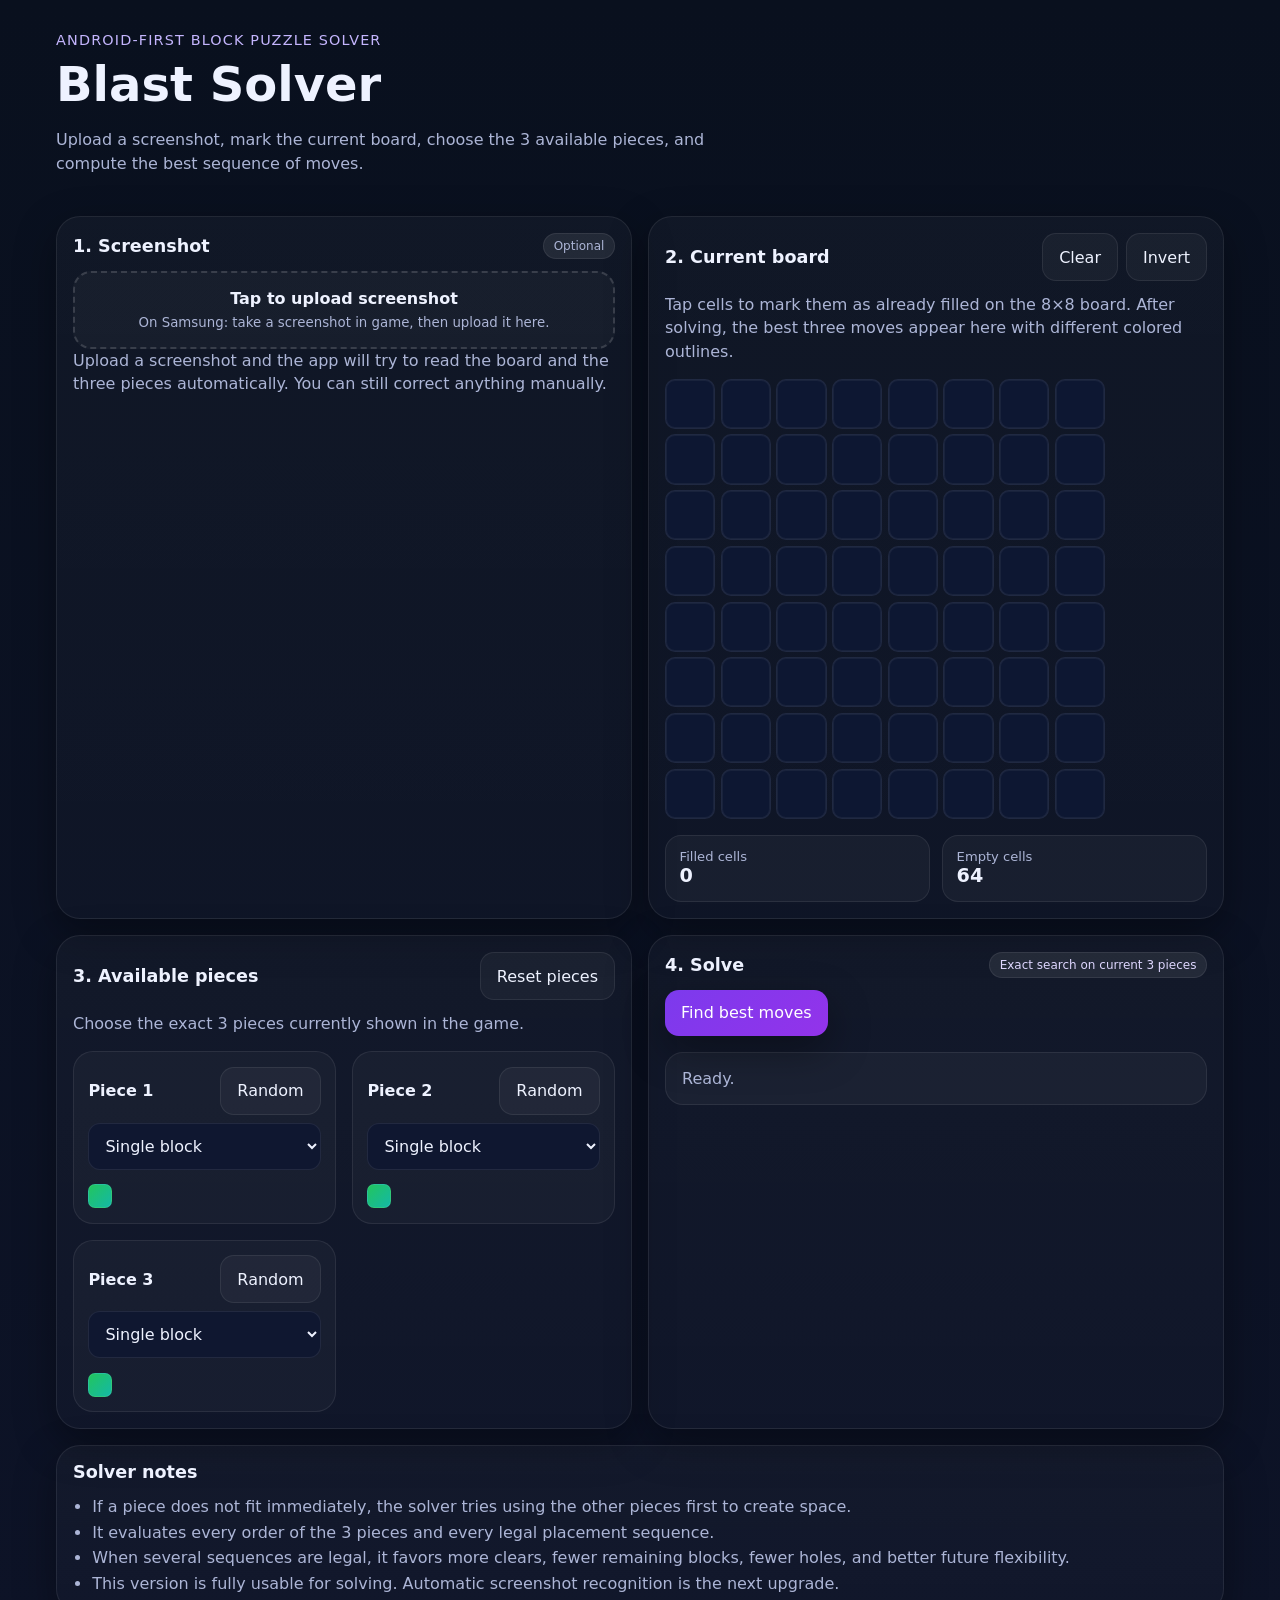
<file: index.html>
<!DOCTYPE html>
<html lang="en">
<head>
  <meta charset="UTF-8" />
  <meta name="viewport" content="width=device-width, initial-scale=1.0, maximum-scale=1.0, user-scalable=no" />
  <meta name="theme-color" content="#111827" />
  <meta name="description" content="Block Blast solver PWA for Android: upload a screenshot, set the board and pieces, and get the best move sequence." />
  <title>Blast Solver</title>
  <link rel="manifest" href="manifest.json" />
  <link rel="stylesheet" href="styles.css" />
</head>
<body>
  <div class="app-shell">
    <header class="hero">
      <div>
        <p class="eyebrow">Android-first Block Puzzle Solver</p>
        <h1>Blast Solver</h1>
        <p class="subcopy">Upload a screenshot, mark the current board, choose the 3 available pieces, and compute the best sequence of moves.</p>
      </div>
      <button id="installBtn" class="secondary hidden">Install app</button>
    </header>

    <main class="grid-layout">
      <section class="card screenshot-card">
        <div class="card-head">
          <h2>1. Screenshot</h2>
          <span class="pill">Optional</span>
        </div>
        <label class="upload-box">
          <input type="file" id="screenshotInput" accept="image/*" />
          <span>Tap to upload screenshot</span>
          <small>On Samsung: take a screenshot in game, then upload it here.</small>
        </label>
        <div id="screenshotWrap" class="screenshot-wrap hidden">
          <img id="screenshotPreview" alt="Uploaded screenshot preview" />
        </div>
        <p class="helper">Upload a screenshot and the app will try to read the board and the three pieces automatically. You can still correct anything manually.</p>
      </section>

      <section class="card board-card">
        <div class="card-head">
          <h2>2. Current board</h2>
          <div class="card-actions">
            <button id="clearBoardBtn" class="secondary">Clear</button>
            <button id="invertBoardBtn" class="secondary">Invert</button>
          </div>
        </div>
        <p class="helper">Tap cells to mark them as already filled on the 8×8 board. After solving, the best three moves appear here with different colored outlines.</p>
        <div id="boardGrid" class="board-grid" aria-label="Current board editor"></div>
        <div class="stats-row">
          <div class="stat"><span>Filled cells</span><strong id="filledCount">0</strong></div>
          <div class="stat"><span>Empty cells</span><strong id="emptyCount">64</strong></div>
        </div>
      </section>

      <section class="card pieces-card">
        <div class="card-head">
          <h2>3. Available pieces</h2>
          <button id="resetPiecesBtn" class="secondary">Reset pieces</button>
        </div>
        <p class="helper">Choose the exact 3 pieces currently shown in the game.</p>
        <div id="piecesArea" class="pieces-area"></div>
      </section>

      <section class="card solve-card">
        <div class="card-head">
          <h2>4. Solve</h2>
          <span class="pill accent">Exact search on current 3 pieces</span>
        </div>
        <div class="solve-actions">
          <button id="solveBtn" class="primary">Find best moves</button>
                  </div>
        <div id="statusBox" class="status-box">Ready.</div>
        <div id="resultBox" class="result-box hidden"></div>
      </section>

      <section class="card analysis-card">
        <div class="card-head">
          <h2>Solver notes</h2>
        </div>
        <ul>
          <li>If a piece does not fit immediately, the solver tries using the other pieces first to create space.</li>
          <li>It evaluates every order of the 3 pieces and every legal placement sequence.</li>
          <li>When several sequences are legal, it favors more clears, fewer remaining blocks, fewer holes, and better future flexibility.</li>
          <li>This version is fully usable for solving. Automatic screenshot recognition is the next upgrade.</li>
        </ul>
      </section>
    </main>
  </div>

  <template id="pieceSelectorTemplate">
    <div class="piece-slot">
      <div class="piece-slot-head">
        <h3></h3>
        <button class="secondary random-piece-btn" type="button">Random</button>
      </div>
      <select class="piece-select"></select>
      <div class="piece-preview"></div>
    </div>
  </template>

  <script src="app.js"></script>
</body>
</html>
</file>
<file: styles.css>
:root {
  --bg: #0b1020;
  --panel: #121933;
  --panel-2: #1b2446;
  --text: #eef2ff;
  --muted: #acb5d6;
  --line: rgba(255,255,255,0.08);
  --accent: #7c3aed;
  --accent-2: #22c55e;
  --danger: #ef4444;
  --shadow: 0 14px 40px rgba(0,0,0,0.35);
}

* { box-sizing: border-box; }
body {
  margin: 0;
  font-family: Inter, system-ui, -apple-system, BlinkMacSystemFont, "Segoe UI", sans-serif;
  background: linear-gradient(180deg, #09101e 0%, #0d1327 100%);
  color: var(--text);
}
button, select, input { font: inherit; }
button {
  border: 1px solid var(--line);
  border-radius: 14px;
  padding: 0.85rem 1rem;
  cursor: pointer;
}
button.primary {
  background: linear-gradient(135deg, var(--accent), #9333ea);
  color: white;
  border: none;
  box-shadow: var(--shadow);
}
button.secondary {
  background: rgba(255,255,255,0.04);
  color: var(--text);
}
button:disabled { opacity: 0.5; cursor: not-allowed; }
.hidden { display: none !important; }

.app-shell {
  max-width: 1200px;
  margin: 0 auto;
  padding: 1rem;
}
.hero {
  display: flex;
  justify-content: space-between;
  gap: 1rem;
  align-items: flex-start;
  padding: 1rem 0 1.5rem;
}
.eyebrow {
  margin: 0 0 0.5rem;
  color: #c4b5fd;
  font-size: 0.9rem;
  text-transform: uppercase;
  letter-spacing: 0.08em;
}
h1 { margin: 0; font-size: clamp(2rem, 4vw, 3rem); }
.subcopy {
  max-width: 700px;
  color: var(--muted);
  line-height: 1.5;
}
.grid-layout {
  display: grid;
  grid-template-columns: repeat(12, 1fr);
  gap: 1rem;
}
.card {
  background: linear-gradient(180deg, rgba(255,255,255,0.03), rgba(255,255,255,0.02));
  border: 1px solid var(--line);
  border-radius: 24px;
  padding: 1rem;
  box-shadow: var(--shadow);
}
.screenshot-card, .board-card, .pieces-card, .solve-card, .analysis-card { grid-column: span 12; }
@media (min-width: 900px) {
  .screenshot-card, .board-card { grid-column: span 6; }
  .pieces-card, .solve-card { grid-column: span 6; }
  .analysis-card { grid-column: span 12; }
}
.card-head {
  display: flex;
  justify-content: space-between;
  align-items: center;
  gap: 0.75rem;
  margin-bottom: 0.75rem;
}
.card-head h2 { margin: 0; font-size: 1.1rem; }
.card-actions { display: flex; gap: 0.5rem; }
.pill {
  background: rgba(255,255,255,0.08);
  color: var(--muted);
  border: 1px solid var(--line);
  padding: 0.3rem 0.6rem;
  border-radius: 999px;
  font-size: 0.75rem;
}
.pill.accent { color: #ddd6fe; }
.helper { color: var(--muted); margin-top: 0; line-height: 1.45; }
.upload-box {
  display: block;
  border: 2px dashed rgba(255,255,255,0.15);
  border-radius: 18px;
  padding: 1rem;
  text-align: center;
  background: rgba(255,255,255,0.03);
}
.upload-box input { display: none; }
.upload-box span { display: block; font-weight: 600; margin-bottom: 0.25rem; }
.upload-box small { color: var(--muted); }
.screenshot-wrap {
  margin-top: 1rem;
  border-radius: 18px;
  overflow: hidden;
  border: 1px solid var(--line);
}
.screenshot-wrap img {
  display: block;
  width: 100%;
  max-height: 420px;
  object-fit: contain;
  background: #030712;
}
.board-grid {
  display: grid;
  grid-template-columns: repeat(8, minmax(34px, 1fr));
  gap: 0.35rem;
  width: min(100%, 440px);
}
.cell {
  aspect-ratio: 1 / 1;
  border-radius: 10px;
  border: 1px solid rgba(255,255,255,0.08);
  background: #0d1732;
  transition: transform 0.12s ease, background 0.12s ease;
}
.cell.filled { background: linear-gradient(135deg, #8b5cf6, #4f46e5); }
.cell.preview { outline: 2px solid var(--accent-2); }
.cell:hover { transform: translateY(-1px); }
.stats-row {
  display: grid;
  grid-template-columns: repeat(2, 1fr);
  gap: 0.75rem;
  margin-top: 1rem;
}
.stat {
  background: rgba(255,255,255,0.04);
  border-radius: 16px;
  padding: 0.85rem;
  border: 1px solid var(--line);
}
.stat span { display: block; color: var(--muted); font-size: 0.82rem; }
.stat strong { font-size: 1.2rem; }
.pieces-area {
  display: grid;
  grid-template-columns: repeat(auto-fit, minmax(220px, 1fr));
  gap: 1rem;
}
.piece-slot {
  background: rgba(255,255,255,0.03);
  border: 1px solid var(--line);
  border-radius: 20px;
  padding: 0.9rem;
}
.piece-slot-head {
  display: flex;
  justify-content: space-between;
  gap: 0.5rem;
  align-items: center;
  margin-bottom: 0.5rem;
}
.piece-slot-head h3 { margin: 0; font-size: 1rem; }
.piece-select {
  width: 100%;
  border-radius: 12px;
  padding: 0.75rem;
  background: #0f1730;
  border: 1px solid var(--line);
  color: var(--text);
}
.piece-preview {
  display: grid;
  gap: 0.3rem;
  margin-top: 0.9rem;
  justify-content: start;
}
.piece-row {
  display: flex;
  gap: 0.3rem;
}
.piece-cell {
  width: 24px;
  height: 24px;
  border-radius: 7px;
  border: 1px solid rgba(255,255,255,0.08);
  background: #0d1732;
}
.piece-cell.on { background: linear-gradient(135deg, #22c55e, #14b8a6); }
.solve-actions {
  display: flex;
  gap: 0.75rem;
  flex-wrap: wrap;
  margin-bottom: 1rem;
}
.status-box, .result-box {
  border-radius: 18px;
  padding: 1rem;
  background: rgba(255,255,255,0.04);
  border: 1px solid var(--line);
}
.status-box { color: var(--muted); }
.result-box { line-height: 1.55; }
.result-box h3, .result-box h4 { margin-top: 0; }
.sequence {
  display: grid;
  gap: 0.7rem;
}
.move-card {
  padding: 0.8rem;
  border-radius: 16px;
  background: rgba(255,255,255,0.03);
  border: 1px solid var(--line);
}
.analysis-card ul {
  margin: 0;
  padding-left: 1.2rem;
  color: var(--muted);
  line-height: 1.6;
}
code {
  background: rgba(255,255,255,0.05);
  padding: 0.15rem 0.4rem;
  border-radius: 6px;
}
@media (max-width: 700px) {
  .hero { flex-direction: column; }
  .board-grid { width: 100%; }
}


.cell {
  position: relative;
  box-shadow: inset 0 0 0 1px rgba(255,255,255,0.05);
}
.cell.move-1 { box-shadow: inset 0 0 0 3px #22c55e; }
.cell.move-2 { box-shadow: inset 0 0 0 3px #f59e0b; }
.cell.move-3 { box-shadow: inset 0 0 0 3px #38bdf8; }
.cell.move-1.move-2 { box-shadow: inset 0 0 0 2px #22c55e, inset 0 0 0 5px #f59e0b; }
.cell.move-1.move-3 { box-shadow: inset 0 0 0 2px #22c55e, inset 0 0 0 5px #38bdf8; }
.cell.move-2.move-3 { box-shadow: inset 0 0 0 2px #f59e0b, inset 0 0 0 5px #38bdf8; }
.cell.move-1.move-2.move-3 { box-shadow: inset 0 0 0 2px #22c55e, inset 0 0 0 5px #f59e0b, inset 0 0 0 8px #38bdf8; }

.move-card {
  background: rgba(255,255,255,0.04);
  border: 1px solid var(--line);
  border-radius: 16px;
  padding: 0.85rem;
  margin-top: 0.75rem;
}
.move-label {
  display: inline-flex;
  align-items: center;
  gap: 0.5rem;
  margin-bottom: 0.35rem;
}
.move-indicator {
  width: 12px;
  height: 12px;
  border-radius: 999px;
  display: inline-block;
  flex: 0 0 auto;
}
.move-indicator.move-1 { background: #22c55e; }
.move-indicator.move-2 { background: #f59e0b; }
.move-indicator.move-3 { background: #38bdf8; }
.sequence {
  margin-top: 0.75rem;
}
</file>
